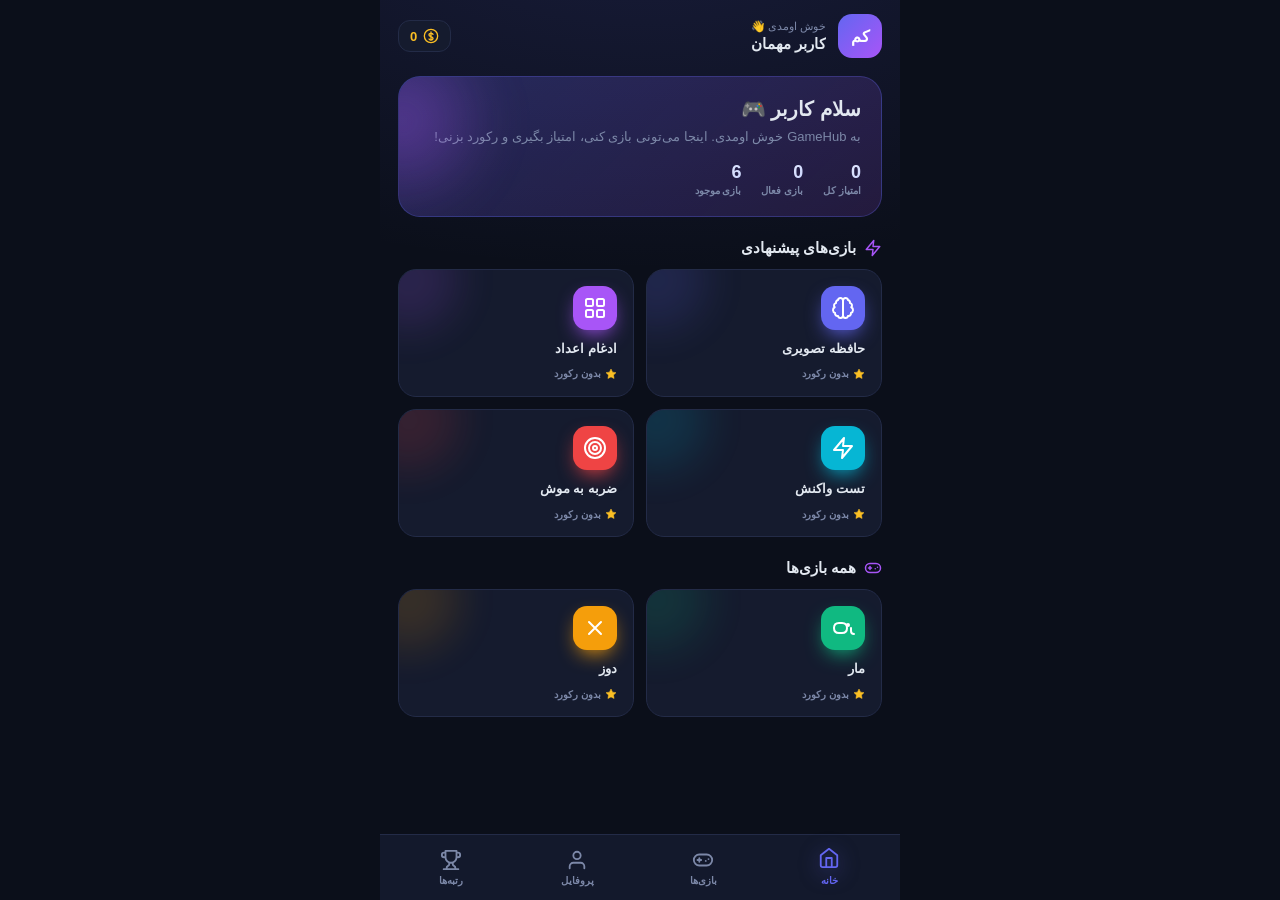
<file: g.html>
<!DOCTYPE html>
<html lang="fa" dir="rtl">
<head>
<meta charset="UTF-8">
<meta name="viewport" content="width=device-width,initial-scale=1,maximum-scale=1,user-scalable=no,viewport-fit=cover">
<meta name="theme-color" content="#0b0f1a">
<title>GameHub</title>
<script src="https://telegram.org/js/telegram-web-app.js"></script>
<style>
:root{
  --bg:#0b0f1a; --card:#151b2e; --card2:#1c2340; --line:#232b47;
  --a1:#6366f1; --a2:#a855f7; --a3:#06b6d4; --ok:#10b981; --no:#ef4444;
  --tx:#e2e8f0; --mut:#7c88a8; --grad:linear-gradient(135deg,#6366f1,#a855f7);
}
*{margin:0;padding:0;box-sizing:border-box;-webkit-tap-highlight-color:transparent;
  font-family:-apple-system,BlinkMacSystemFont,"Segoe UI",Tahoma,sans-serif}
html,body{height:100%;overflow:hidden;background:var(--bg);color:var(--tx)}
body{overscroll-behavior:none;user-select:none}
#app{display:flex;flex-direction:column;height:100vh;height:100dvh;max-width:520px;margin:0 auto;
  background:radial-gradient(1200px 600px at 50% -10%,rgba(99,102,241,.15),transparent 60%),var(--bg);position:relative}

/* ===== Header ===== */
#header{padding:14px 18px 10px;display:flex;align-items:center;gap:12px;flex-shrink:0}
.avatar{width:44px;height:44px;border-radius:14px;background:var(--grad);display:flex;align-items:center;
  justify-content:center;font-weight:700;font-size:16px;color:#fff;overflow:hidden;flex-shrink:0;position:relative}
.avatar img{width:100%;height:100%;object-fit:cover}
.hinfo{flex:1;min-width:0}
.hinfo .hi{font-size:11px;color:var(--mut);margin-bottom:2px}
.hinfo .hn{font-size:15px;font-weight:700;white-space:nowrap;overflow:hidden;text-overflow:ellipsis}
.hcoin{display:flex;align-items:center;gap:6px;background:var(--card);border:1px solid var(--line);
  padding:7px 11px;border-radius:12px;font-size:13px;font-weight:700;color:#fbbf24}
.hcoin svg{width:16px;height:16px}

/* ===== Main ===== */
#main{flex:1;overflow-y:auto;overflow-x:hidden;padding:8px 18px 96px;-webkit-overflow-scrolling:touch}
#main::-webkit-scrollbar{display:none}

/* ===== Bottom Nav ===== */
#nav{position:absolute;bottom:0;left:0;right:0;display:flex;justify-content:space-around;
  background:rgba(21,27,46,.92);backdrop-filter:blur(20px);border-top:1px solid var(--line);
  padding:10px 8px calc(10px + env(safe-area-inset-bottom));z-index:50}
.navb{flex:1;display:flex;flex-direction:column;align-items:center;gap:4px;background:none;border:0;
  color:var(--mut);font-size:10px;font-weight:600;cursor:pointer;padding:4px;transition:.2s;font-family:inherit}
.navb svg{width:22px;height:22px;transition:.2s}
.navb.on{color:var(--a1)}
.navb.on svg{transform:translateY(-2px);filter:drop-shadow(0 4px 10px rgba(99,102,241,.5))}

/* ===== Cards / Buttons ===== */
.card{background:var(--card);border:1px solid var(--line);border-radius:20px;padding:16px}
.btn{background:var(--grad);border:0;color:#fff;padding:14px 20px;border-radius:14px;font-weight:700;
  font-size:14px;cursor:pointer;width:100%;transition:.15s;font-family:inherit;display:flex;
  align-items:center;justify-content:center;gap:8px}
.btn:active{transform:scale(.97);filter:brightness(1.1)}
.btn svg{width:18px;height:18px}
.btn.ghost{background:var(--card2);border:1px solid var(--line)}

/* ===== Home ===== */
.hero{background:linear-gradient(135deg,rgba(99,102,241,.25),rgba(168,85,247,.15));
  border:1px solid rgba(99,102,241,.3);border-radius:22px;padding:20px;margin-bottom:18px;position:relative;overflow:hidden}
.hero::after{content:"";position:absolute;top:-40%;left:-20%;width:200px;height:200px;
  background:radial-gradient(circle,rgba(168,85,247,.4),transparent 70%);filter:blur(20px)}
.hero h2{font-size:20px;margin-bottom:6px;position:relative}
.hero p{font-size:13px;color:var(--mut);position:relative;line-height:1.6}
.hero .stats{display:flex;gap:20px;margin-top:14px;position:relative}
.hero .stat{display:flex;flex-direction:column;gap:2px}
.hero .stat b{font-size:18px;background:linear-gradient(135deg,#fff,#c7d2fe);-webkit-background-clip:text;
  -webkit-text-fill-color:transparent;background-clip:text}
.hero .stat span{font-size:10px;color:var(--mut);font-weight:600}

.sect-title{display:flex;align-items:center;gap:8px;margin:22px 0 12px;font-size:15px;font-weight:700}
.sect-title svg{width:18px;height:18px;color:var(--a2)}

.games{display:grid;grid-template-columns:1fr 1fr;gap:12px}
.gcard{background:var(--card);border:1px solid var(--line);border-radius:18px;padding:16px;
  cursor:pointer;transition:.2s;position:relative;overflow:hidden;display:flex;flex-direction:column;gap:10px}
.gcard:active{transform:scale(.96);border-color:var(--a1)}
.gcard::before{content:"";position:absolute;top:-40px;left:-40px;width:100px;height:100px;
  background:var(--gc,var(--a1));opacity:.15;border-radius:50%;filter:blur(20px);transition:.3s}
.gcard:active::before{opacity:.35;transform:scale(1.5)}
.gicon{width:44px;height:44px;border-radius:14px;background:var(--gc,var(--a1));display:flex;
  align-items:center;justify-content:center;color:#fff;position:relative;z-index:1;
  box-shadow:0 8px 20px -6px var(--gc,var(--a1))}
.gicon svg{width:24px;height:24px}
.gname{font-size:13px;font-weight:700;position:relative;z-index:1;line-height:1.4}
.gbest{font-size:10px;color:var(--mut);font-weight:600;position:relative;z-index:1;
  display:flex;align-items:center;gap:4px}
.gbest svg{width:12px;height:12px;color:#fbbf24}

/* ===== Game View ===== */
#gview{position:absolute;inset:0;background:var(--bg);z-index:100;display:none;flex-direction:column;
  max-width:520px;margin:0 auto;left:0;right:0}
#gview.open{display:flex}
.ghead{display:flex;align-items:center;gap:12px;padding:16px 18px 12px;flex-shrink:0}
.backbtn{width:38px;height:38px;border-radius:12px;background:var(--card);border:1px solid var(--line);
  display:flex;align-items:center;justify-content:center;color:var(--tx);cursor:pointer}
.backbtn svg{width:20px;height:20px}
.ghead h3{flex:1;font-size:16px}
.gscore{background:var(--card);border:1px solid var(--line);border-radius:12px;padding:8px 12px;
  font-size:13px;font-weight:700;display:flex;align-items:center;gap:6px}
.gscore svg{width:14px;height:14px;color:#fbbf24}
.gbody{flex:1;overflow-y:auto;padding:0 18px 24px;display:flex;flex-direction:column;align-items:center;justify-content:center}
.gbody::-webkit-scrollbar{display:none}

/* ===== Memory Game ===== */
.mgrid{display:grid;grid-template-columns:repeat(4,1fr);gap:10px;width:100%;max-width:360px;margin:0 auto}
.mcard{aspect-ratio:1;border-radius:14px;background:var(--card);border:1px solid var(--line);
  display:flex;align-items:center;justify-content:center;font-size:28px;cursor:pointer;
  transition:.3s;position:relative;transform-style:preserve-3d}
.mcard .face{position:absolute;inset:0;display:flex;align-items:center;justify-content:center;
  backface-visibility:hidden;border-radius:14px}
.mcard .back{background:linear-gradient(135deg,#1c2340,#2a3358);color:var(--mut)}
.mcard .back svg{width:24px;height:24px}
.mcard .front{background:var(--grad);transform:rotateY(180deg);color:#fff}
.mcard .front svg{width:32px;height:32px}
.mcard.flip{transform:rotateY(180deg)}
.mcard.done{opacity:.4;pointer-events:none}

/* ===== 2048 ===== */
.g2048{background:var(--card);border-radius:18px;padding:10px;display:grid;
  grid-template-columns:repeat(4,1fr);gap:8px;width:100%;max-width:340px}
.tile{aspect-ratio:1;border-radius:12px;background:var(--card2);display:flex;align-items:center;
  justify-content:center;font-weight:800;font-size:22px;transition:.15s;color:#fff}
.t2{background:#2e3652;color:#c7d2fe}.t4{background:#3a4470}.t8{background:#6366f1}
.t16{background:#7c3aed}.t32{background:#a855f7}.t64{background:#d946ef}
.t128{background:#ec4899;font-size:20px}.t256{background:#f43f5e;font-size:20px}
.t512{background:#f97316;font-size:20px}.t1024{background:#f59e0b;font-size:16px}
.t2048{background:linear-gradient(135deg,#fbbf24,#f59e0b);font-size:16px;
  box-shadow:0 0 20px rgba(251,191,36,.6)}

/* ===== Reaction ===== */
.reactBox{width:100%;max-width:340px;aspect-ratio:1;border-radius:22px;background:var(--card);
  border:1px solid var(--line);display:flex;flex-direction:column;align-items:center;justify-content:center;
  gap:12px;cursor:pointer;transition:.2s;text-align:center;padding:20px}
.reactBox.ready{background:linear-gradient(135deg,#ef4444,#dc2626);border-color:#ef4444}
.reactBox.go{background:linear-gradient(135deg,#10b981,#059669);border-color:#10b981;
  animation:pulse .4s}
@keyframes pulse{0%{transform:scale(1)}50%{transform:scale(1.03)}100%{transform:scale(1)}}
.reactBox svg{width:56px;height:56px;opacity:.9}
.reactBox h4{font-size:18px;font-weight:800}
.reactBox p{font-size:13px;opacity:.85;line-height:1.6}

/* ===== Whack ===== */
.wgrid{display:grid;grid-template-columns:repeat(3,1fr);gap:12px;width:100%;max-width:340px}
.hole{aspect-ratio:1;border-radius:50%;background:var(--card2);border:2px solid var(--line);
  display:flex;align-items:center;justify-content:center;cursor:pointer;position:relative;overflow:hidden;
  transition:.1s}
.hole::after{content:"";position:absolute;inset:0;border-radius:50%;
  background:radial-gradient(circle at 50% 100%,rgba(99,102,241,.3),transparent 70%)}
.mole{width:70%;height:70%;border-radius:50%;background:var(--grad);transform:scale(0);
  transition:transform .15s cubic-bezier(.34,1.56,.64,1);position:relative;z-index:1}
.hole.up .mole{transform:scale(1)}
.hole.hit .mole{background:linear-gradient(135deg,#ef4444,#f59e0b)}

/* ===== Snake ===== */
.snake-wrap{position:relative;width:100%;max-width:340px;aspect-ratio:1;border-radius:18px;
  background:var(--card);border:1px solid var(--line);overflow:hidden}
#snakeCanvas{width:100%;height:100%;display:block;image-rendering:pixelated}
.dpad{display:grid;grid-template-columns:repeat(3,64px);grid-template-rows:repeat(3,64px);
  gap:6px;margin-top:16px;justify-content:center}
.dbtn{background:var(--card2);border:1px solid var(--line);border-radius:14px;color:var(--tx);
  font-size:20px;cursor:pointer;display:flex;align-items:center;justify-content:center;
  font-family:inherit;transition:.1s}
.dbtn:active{background:var(--a1);border-color:var(--a1)}
.dbtn svg{width:22px;height:22px}
.dpad .sp{visibility:hidden}

/* ===== Tic Tac Toe ===== */
.ttt{display:grid;grid-template-columns:repeat(3,1fr);gap:10px;width:100%;max-width:320px}
.ttc{aspect-ratio:1;border-radius:16px;background:var(--card);border:1px solid var(--line);
  display:flex;align-items:center;justify-content:center;cursor:pointer;transition:.2s}
.ttc:active{transform:scale(.95)}
.ttc svg{width:60%;height:60%}
.ttc.x svg{color:var(--a1)}
.ttc.o svg{color:var(--a2)}
.ttc.win{background:rgba(16,185,129,.15);border-color:var(--ok)}

/* ===== Profile ===== */
.pcard{background:linear-gradient(160deg,var(--card),var(--card2));border:1px solid var(--line);
  border-radius:22px;padding:24px 20px;text-align:center;margin-bottom:18px;position:relative;overflow:hidden}
.pcard::before{content:"";position:absolute;top:-60px;left:50%;transform:translateX(-50%);
  width:180px;height:180px;background:radial-gradient(circle,rgba(99,102,241,.4),transparent 70%);filter:blur(30px)}
.pavatar{width:88px;height:88px;border-radius:28px;margin:0 auto 14px;background:var(--grad);
  display:flex;align-items:center;justify-content:center;font-size:32px;font-weight:800;color:#fff;
  overflow:hidden;position:relative;border:3px solid rgba(255,255,255,.1)}
.pavatar img{width:100%;height:100%;object-fit:cover}
.pcard h3{font-size:19px;margin-bottom:4px;position:relative}
.pcard .un{font-size:13px;color:var(--mut);margin-bottom:16px;position:relative}
.pstats{display:grid;grid-template-columns:repeat(3,1fr);gap:10px;position:relative}
.pstat{background:rgba(0,0,0,.25);border:1px solid rgba(255,255,255,.06);border-radius:14px;padding:12px 8px}
.pstat b{display:block;font-size:20px;background:linear-gradient(135deg,#fff,#c7d2fe);
  -webkit-background-clip:text;-webkit-text-fill-color:transparent;background-clip:text;margin-bottom:2px}
.pstat span{font-size:10px;color:var(--mut);font-weight:600}

.score-list{display:flex;flex-direction:column;gap:8px}
.sitem{display:flex;align-items:center;gap:12px;background:var(--card);border:1px solid var(--line);
  border-radius:16px;padding:12px 14px}
.sitem .sicon{width:40px;height:40px;border-radius:12px;background:var(--gc,var(--a1));color:#fff;
  display:flex;align-items:center;justify-content:center;flex-shrink:0}
.sitem .sicon svg{width:22px;height:22px}
.sitem .sinfo{flex:1;min-width:0}
.sitem .sinfo b{font-size:13px;display:block;margin-bottom:2px}
.sitem .sinfo span{font-size:11px;color:var(--mut)}
.sitem .sval{font-size:16px;font-weight:800;background:linear-gradient(135deg,#fbbf24,#f59e0b);
  -webkit-background-clip:text;-webkit-text-fill-color:transparent;background-clip:text}

.empty{text-align:center;padding:30px 20px;color:var(--mut);font-size:13px}
.empty svg{width:48px;height:48px;opacity:.3;margin-bottom:12px}

/* ===== Toast ===== */
#toast{position:fixed;bottom:110px;left:50%;transform:translateX(-50%) translateY(20px);
  background:var(--card2);border:1px solid var(--line);color:var(--tx);padding:12px 20px;
  border-radius:14px;font-size:13px;font-weight:600;opacity:0;transition:.3s;z-index:200;
  pointer-events:none;box-shadow:0 10px 30px rgba(0,0,0,.5);white-space:nowrap}
#toast.show{opacity:1;transform:translateX(-50%) translateY(0)}

/* ===== Modal ===== */
#modal{position:fixed;inset:0;background:rgba(0,0,0,.7);backdrop-filter:blur(6px);z-index:150;
  display:none;align-items:center;justify-content:center;padding:24px}
#modal.open{display:flex}
.mbox{background:var(--card);border:1px solid var(--line);border-radius:24px;padding:28px 22px;
  width:100%;max-width:340px;text-align:center;animation:pop .3s}
@keyframes pop{from{transform:scale(.9);opacity:0}to{transform:scale(1);opacity:1}}
.mbox .mico{width:70px;height:70px;border-radius:24px;background:var(--grad);margin:0 auto 16px;
  display:flex;align-items:center;justify-content:center;color:#fff}
.mbox .mico svg{width:38px;height:38px}
.mbox h3{font-size:20px;margin-bottom:8px}
.mbox p{font-size:13px;color:var(--mut);margin-bottom:20px;line-height:1.6}
.mbox .mbtns{display:flex;gap:10px}

.fade{animation:fade .3s}
@keyframes fade{from{opacity:0;transform:translateY(8px)}to{opacity:1;transform:translateY(0)}}
</style>
</head>
<body>
<div id="app">
  <header id="header"></header>
  <main id="main"></main>
  <nav id="nav"></nav>

  <div id="gview">
    <div class="ghead">
      <div class="backbtn" onclick="closeGame()">
        <svg viewBox="0 0 24 24" fill="none" stroke="currentColor" stroke-width="2.5" stroke-linecap="round" stroke-linejoin="round"><path d="M9 18l6-6-6-6"/></svg>
      </div>
      <h3 id="gtitle"></h3>
      <div class="gscore" id="gscore"></div>
    </div>
    <div class="gbody" id="gbody"></div>
  </div>
</div>

<div id="toast"></div>
<div id="modal" onclick="if(event.target===this)closeModal()">
  <div class="mbox" id="mbox"></div>
</div>

<script>
/* ============ Telegram ============ */
const tg = window.Telegram?.WebApp;
if (tg) { tg.ready(); tg.expand(); tg.setHeaderColor?.('#0b0f1a'); tg.setBackgroundColor?.('#0b0f1a'); tg.disableVerticalSwipes?.(); }

/* ============ Icons (SVG) ============ */
const I = {
  home:'<svg viewBox="0 0 24 24" fill="none" stroke="currentColor" stroke-width="2" stroke-linecap="round" stroke-linejoin="round"><path d="M3 9l9-7 9 7v11a2 2 0 01-2 2H5a2 2 0 01-2-2z"/><path d="M9 22V12h6v10"/></svg>',
  game:'<svg viewBox="0 0 24 24" fill="none" stroke="currentColor" stroke-width="2" stroke-linecap="round" stroke-linejoin="round"><line x1="6" y1="12" x2="10" y2="12"/><line x1="8" y1="10" x2="8" y2="14"/><line x1="15" y1="13" x2="15.01" y2="13"/><line x1="18" y1="11" x2="18.01" y2="11"/><rect x="2" y="6" width="20" height="12" rx="6"/></svg>',
  user:'<svg viewBox="0 0 24 24" fill="none" stroke="currentColor" stroke-width="2" stroke-linecap="round" stroke-linejoin="round"><path d="M20 21v-2a4 4 0 00-4-4H8a4 4 0 00-4 4v2"/><circle cx="12" cy="7" r="4"/></svg>',
  trophy:'<svg viewBox="0 0 24 24" fill="none" stroke="currentColor" stroke-width="2" stroke-linecap="round" stroke-linejoin="round"><path d="M6 9H4.5a2.5 2.5 0 010-5H6M18 9h1.5a2.5 2.5 0 000-5H18M4 22h16M10 14.66V17c0 .55-.47.98-.97 1.21C7.85 18.75 7 20.24 7 22M14 14.66V17c0 .55.47.98.97 1.21C16.15 18.75 17 20.24 17 22M18 2H6v7a6 6 0 1012 0V2z"/></svg>',
  coin:'<svg viewBox="0 0 24 24" fill="none" stroke="currentColor" stroke-width="2" stroke-linecap="round" stroke-linejoin="round"><circle cx="12" cy="12" r="10"/><path d="M12 6v12M15 9.5a3 3 0 00-3-1.5c-1.5 0-3 .9-3 2.5s1.5 2 3 2.5 3 1 3 2.5-1.5 2.5-3 2.5a3 3 0 01-3-1.5"/></svg>',
  brain:'<svg viewBox="0 0 24 24" fill="none" stroke="currentColor" stroke-width="2" stroke-linecap="round" stroke-linejoin="round"><path d="M9.5 2A2.5 2.5 0 0112 4.5v15a2.5 2.5 0 01-4.96.44 2.5 2.5 0 01-2.96-3.08 3 3 0 01-.34-5.58 2.5 2.5 0 011.32-4.24 2.5 2.5 0 011.98-3A2.5 2.5 0 019.5 2z"/><path d="M14.5 2A2.5 2.5 0 0012 4.5v15a2.5 2.5 0 004.96.44 2.5 2.5 0 002.96-3.08 3 3 0 00.34-5.58 2.5 2.5 0 00-1.32-4.24 2.5 2.5 0 00-1.98-3A2.5 2.5 0 0014.5 2z"/></svg>',
  grid:'<svg viewBox="0 0 24 24" fill="none" stroke="currentColor" stroke-width="2" stroke-linecap="round" stroke-linejoin="round"><rect x="3" y="3" width="7" height="7" rx="1.5"/><rect x="14" y="3" width="7" height="7" rx="1.5"/><rect x="3" y="14" width="7" height="7" rx="1.5"/><rect x="14" y="14" width="7" height="7" rx="1.5"/></svg>',
  zap:'<svg viewBox="0 0 24 24" fill="none" stroke="currentColor" stroke-width="2" stroke-linecap="round" stroke-linejoin="round"><polygon points="13 2 3 14 12 14 11 22 21 10 12 10 13 2"/></svg>',
  target:'<svg viewBox="0 0 24 24" fill="none" stroke="currentColor" stroke-width="2" stroke-linecap="round" stroke-linejoin="round"><circle cx="12" cy="12" r="10"/><circle cx="12" cy="12" r="6"/><circle cx="12" cy="12" r="2"/></svg>',
  snake:'<svg viewBox="0 0 24 24" fill="none" stroke="currentColor" stroke-width="2" stroke-linecap="round" stroke-linejoin="round"><path d="M3 12c0-3 2-5 5-5h3c3 0 5 2 5 5s-2 5-5 5H8c-3 0-5-2-5-5z"/><circle cx="17" cy="9" r="1" fill="currentColor"/><path d="M20 12v3a3 3 0 003 3"/></svg>',
  xo:'<svg viewBox="0 0 24 24" fill="none" stroke="currentColor" stroke-width="2" stroke-linecap="round" stroke-linejoin="round"><path d="M6 6l12 12M18 6L6 18"/></svg>',
  xoO:'<svg viewBox="0 0 24 24" fill="none" stroke="currentColor" stroke-width="2.5" stroke-linecap="round"><circle cx="12" cy="12" r="8"/></svg>',
  xoX:'<svg viewBox="0 0 24 24" fill="none" stroke="currentColor" stroke-width="2.5" stroke-linecap="round"><path d="M6 6l12 12M18 6L6 18"/></svg>',
  arrow:'<svg viewBox="0 0 24 24" fill="none" stroke="currentColor" stroke-width="2.5" stroke-linecap="round" stroke-linejoin="round"><path d="M5 12h14M12 5l7 7-7 7"/></svg>',
  up:'<svg viewBox="0 0 24 24" fill="none" stroke="currentColor" stroke-width="2.5" stroke-linecap="round" stroke-linejoin="round"><path d="M12 19V5M5 12l7-7 7 7"/></svg>',
  down:'<svg viewBox="0 0 24 24" fill="none" stroke="currentColor" stroke-width="2.5" stroke-linecap="round" stroke-linejoin="round"><path d="M12 5v14M19 12l-7 7-7-7"/></svg>',
  left:'<svg viewBox="0 0 24 24" fill="none" stroke="currentColor" stroke-width="2.5" stroke-linecap="round" stroke-linejoin="round"><path d="M19 12H5M12 19l-7-7 7-7"/></svg>',
  right:'<svg viewBox="0 0 24 24" fill="none" stroke="currentColor" stroke-width="2.5" stroke-linecap="round" stroke-linejoin="round"><path d="M5 12h14M12 5l7 7-7 7"/></svg>',
  star:'<svg viewBox="0 0 24 24" fill="currentColor" stroke="currentColor" stroke-width="1" stroke-linejoin="round"><polygon points="12 2 15.09 8.26 22 9.27 17 14.14 18.18 21.02 12 17.77 5.82 21.02 7 14.14 2 9.27 8.91 8.26 12 2"/></svg>',
  medal:'<svg viewBox="0 0 24 24" fill="none" stroke="currentColor" stroke-width="2" stroke-linecap="round" stroke-linejoin="round"><circle cx="12" cy="15" r="6"/><path d="M9 9L7 2h10l-2 7M12 12l.9 1.8 2 .3-1.45 1.4.35 2-1.8-.95L10.2 17.5l.35-2L9.1 14.1l2-.3z"/></svg>',
  empty:'<svg viewBox="0 0 24 24" fill="none" stroke="currentColor" stroke-width="1.5" stroke-linecap="round" stroke-linejoin="round"><circle cx="12" cy="12" r="10"/><path d="M8 15s1.5 2 4 2 4-2 4-2M9 9h.01M15 9h.01"/></svg>',
  play:'<svg viewBox="0 0 24 24" fill="currentColor"><path d="M6 4l14 8-14 8z"/></svg>',
  refresh:'<svg viewBox="0 0 24 24" fill="none" stroke="currentColor" stroke-width="2" stroke-linecap="round" stroke-linejoin="round"><path d="M23 4v6h-6M1 20v-6h6"/><path d="M3.51 9a9 9 0 0114.85-3.36L23 10M1 14l4.64 4.36A9 9 0 0020.49 15"/></svg>',
  mouse:'<svg viewBox="0 0 24 24" fill="none" stroke="currentColor" stroke-width="2" stroke-linecap="round" stroke-linejoin="round"><path d="M12 2a7 7 0 017 7v6a7 7 0 11-14 0V9a7 7 0 017-7z"/><path d="M12 2v7"/></svg>'
};

/* ============ State ============ */
const State = {
  user:{ id:'guest', name:'کاربر مهمان', username:'', photo:null },
  scores: JSON.parse(localStorage.getItem('gh_scores')||'{}'),
  screen:'home',
  game:null,
  gState:null
};
function saveScores(){ localStorage.setItem('gh_scores', JSON.stringify(State.scores)); }
function setScore(gid,val){
  const cur = State.scores[gid]||0;
  if(val>cur){ State.scores[gid]=val; saveScores(); return true; }
  return false;
}
function getScore(gid){ return State.scores[gid]||0; }

/* ============ Games Metadata ============ */
const GAMES = [
  { id:'memory', name:'حافظه تصویری', desc:'کارت‌های جفت را پیدا کن', icon:I.brain, color:'#6366f1', unit:'حرکت' },
  { id:'g2048', name:'ادغام اعداد', desc:'به ۲۰۴۸ برس', icon:I.grid, color:'#a855f7', unit:'امتیاز' },
  { id:'react', name:'تست واکنش', desc:'سرعتت رو بسنج', icon:I.zap, color:'#06b6d4', unit:'ms' },
  { id:'whack', name:'ضربه به موش', desc:'سریع بزن!', icon:I.target, color:'#ef4444', unit:'امتیاز' },
  { id:'snake', name:'مار', desc:'سیب بخور بزرگ شو', icon:I.snake, color:'#10b981', unit:'امتیاز' },
  { id:'ttt', name:'دوز', desc:'با هوش مصنوعی بازی کن', icon:I.xo, color:'#f59e0b', unit:'برد' }
];
const GMAP = Object.fromEntries(GAMES.map(g=>[g.id,g]));

/* ============ Utils ============ */
function toast(msg){ const t=document.getElementById('toast'); t.textContent=msg; t.classList.add('show');
  clearTimeout(t._t); t._t=setTimeout(()=>t.classList.remove('show'),1800); }
function tgHaptic(type='light'){ try{ tg?.HapticFeedback?.impactOccurred(type); }catch(e){} }
function tgNotify(type='success'){ try{ tg?.HapticFeedback?.notificationOccurred(type); }catch(e){} }

function openModal({icon=I.trophy,title,desc,btns}){
  document.getElementById('mbox').innerHTML = `
    <div class="mico">${icon}</div>
    <h3>${title}</h3>
    <p>${desc||''}</p>
    <div class="mbtns">${btns.map(b=>`<button class="btn ${b.ghost?'ghost':''}" onclick="${b.action}">${b.label}</button>`).join('')}</div>`;
  document.getElementById('modal').classList.add('open');
}
function closeModal(){ document.getElementById('modal').classList.remove('open'); }

/* ============ Header ============ */
function renderHeader(){
  const u = State.user;
  const initials = (u.name||'?').trim().split(' ').map(w=>w[0]).slice(0,2).join('').toUpperCase();
  const total = Object.values(State.scores).reduce((a,b)=>a+b,0);
  document.getElementById('header').innerHTML = `
    <div class="avatar">${u.photo?`<img src="${u.photo}" onerror="this.remove()">`:''}${!u.photo?initials:''}</div>
    <div class="hinfo">
      <div class="hi">خوش اومدی 👋</div>
      <div class="hn">${u.name}</div>
    </div>
    <div class="hcoin">${I.coin}<span>${total}</span></div>`;
}

/* ============ Nav ============ */
function renderNav(){
  const items = [
    {id:'home', name:'خانه', icon:I.home},
    {id:'games', name:'بازی‌ها', icon:I.game},
    {id:'profile', name:'پروفایل', icon:I.user},
    {id:'rank', name:'رتبه‌ها', icon:I.trophy}
  ];
  document.getElementById('nav').innerHTML = items.map(it=>`
    <button class="navb ${State.screen===it.id?'on':''}" onclick="go('${it.id}')">
      ${it.icon}<span>${it.name}</span>
    </button>`).join('');
}

/* ============ Router ============ */
function go(screen){
  State.screen = screen;
  renderHeader(); renderNav();
  const m = document.getElementById('main');
  m.classList.remove('fade'); void m.offsetWidth; m.classList.add('fade');
  m.scrollTop = 0;
  if(screen==='home') m.innerHTML = viewHome();
  else if(screen==='games') m.innerHTML = viewGames();
  else if(screen==='profile') m.innerHTML = viewProfile();
  else if(screen==='rank') m.innerHTML = viewRank();
}

/* ============ Views ============ */
function viewHome(){
  const total = Object.values(State.scores).reduce((a,b)=>a+b,0);
  const played = Object.keys(State.scores).length;
  return `
    <div class="hero">
      <h2>سلام ${State.user.name.split(' ')[0]} 🎮</h2>
      <p>به GameHub خوش اومدی. اینجا می‌تونی بازی کنی، امتیاز بگیری و رکورد بزنی!</p>
      <div class="stats">
        <div class="stat"><b>${total}</b><span>امتیاز کل</span></div>
        <div class="stat"><b>${played}</b><span>بازی فعال</span></div>
        <div class="stat"><b>${GAMES.length}</b><span>بازی موجود</span></div>
      </div>
    </div>
    <div class="sect-title">${I.zap} بازی‌های پیشنهادی</div>
    <div class="games">${GAMES.slice(0,4).map(gameCard).join('')}</div>
    <div class="sect-title">${I.game} همه بازی‌ها</div>
    <div class="games">${GAMES.slice(4).map(gameCard).join('')}</div>`;
}
function viewGames(){
  return `
    <div class="sect-title">${I.game} همه بازی‌ها</div>
    <div class="games">${GAMES.map(gameCard).join('')}</div>`;
}
function viewProfile(){
  const u = State.user;
  const initials = (u.name||'?').trim().split(' ').map(w=>w[0]).slice(0,2).join('').toUpperCase();
  const total = Object.values(State.scores).reduce((a,b)=>a+b,0);
  const played = Object.keys(State.scores).length;
  const rows = GAMES.filter(g=>State.scores[g.id]).map(g=>{
    const v = State.scores[g.id];
    return `<div class="sitem">
      <div class="sicon" style="--gc:${g.color}">${g.icon}</div>
      <div class="sinfo"><b>${g.name}</b><span>رکورد شما</span></div>
      <div class="sval">${v} <small style="font-size:10px;color:var(--mut);font-weight:600">${g.unit}</small></div>
    </div>`;
  }).join('');
  return `
    <div class="pcard">
      <div class="pavatar">${u.photo?`<img src="${u.photo}" onerror="this.remove()">`:''}${!u.photo?initials:''}</div>
      <h3>${u.name}</h3>
      <div class="un">${u.username?'@'+u.username:'کاربر تلگرام'}</div>
      <div class="pstats">
        <div class="pstat"><b>${total}</b><span>امتیاز کل</span></div>
        <div class="pstat"><b>${played}</b><span>بازی انجام‌شده</span></div>
        <div class="pstat"><b>${Object.keys(State.scores).length}</b><span>رکورد</span></div>
      </div>
    </div>
    <div class="sect-title">${I.medal} رکوردهای شما</div>
    ${rows?`<div class="score-list">${rows}</div>`:`<div class="empty">${I.empty}<div>هنوز بازی نکردی!</div></div>`}`;
}
function viewRank(){
  const sorted = [...GAMES].map(g=>({g,v:State.scores[g.id]||0}))
    .sort((a,b)=>b.v-a.v);
  return `
    <div class="sect-title">${I.trophy} برترین‌های شما</div>
    <div class="score-list">${sorted.map((x,i)=>`
      <div class="sitem">
        <div class="sicon" style="--gc:${x.g.color}">${i===0?I.trophy:x.g.icon}</div>
        <div class="sinfo"><b>${x.g.name}</b><span>رتبه ${i+1}</span></div>
        <div class="sval">${x.v}</div>
      </div>`).join('')}</div>`;
}
function gameCard(g){
  const best = State.scores[g.id]||0;
  return `<div class="gcard" style="--gc:${g.color}" onclick="startGame('${g.id}')">
    <div class="gicon">${g.icon}</div>
    <div class="gname">${g.name}</div>
    <div class="gbest">${I.star}<span>${best>0?best+' '+g.unit:'بدون رکورد'}</span></div>
  </div>`;
}

/* ============ Game View ============ */
function startGame(id){
  tgHaptic('medium');
  State.game = id;
  const g = GMAP[id];
  document.getElementById('gtitle').textContent = g.name;
  document.getElementById('gscore').innerHTML = `${I.star}<span id="scoreVal">0</span>`;
  document.getElementById('gbody').innerHTML = '';
  document.getElementById('gview').classList.add('open');
  // cleanup previous
  if(State.gState?.destroy) try{ State.gState.destroy(); }catch(e){}
  State.gState = {};
  // start
  ({memory:startMemory,g2048:start2048,react:startReact,whack:startWhack,snake:startSnake,ttt:startTTT})[id]();
}
function closeGame(){
  if(State.gState?.destroy) try{ State.gState.destroy(); }catch(e){}
  State.gState=null; State.game=null;
  document.getElementById('gview').classList.remove('open');
}
function setGameScore(v){ document.getElementById('scoreVal').textContent = v; }

/* ============ GAME 1: Memory ============ */
function startMemory(){
  const ICONS = [I.brain,I.zap,I.target,I.snake,I.grid,I.medal,I.coin,I.star];
  const deck = [...ICONS,...ICONS].sort(()=>Math.random()-.5);
  let flipped=[], matched=0, moves=0, lock=false;
  const body = document.getElementById('gbody');
  body.innerHTML = `<div class="mgrid" id="mgrid">${deck.map((ic,i)=>`
    <div class="mcard" data-i="${i}">
      <div class="face back">${I.grid}</div>
      <div class="face front">${ic}</div>
    </div>`).join('')}</div>`;
  setGameScore(0);
  const grid = document.getElementById('mgrid');
  grid.onclick = e=>{
    const c = e.target.closest('.mcard'); if(!c||lock) return;
    const i = +c.dataset.i;
    if(c.classList.contains('flip')||c.classList.contains('done')) return;
    c.classList.add('flip'); flipped.push({c,i});
    tgHaptic('light');
    if(flipped.length===2){
      lock=true; moves++;
      setGameScore(moves);
      const [a,b] = flipped;
      if(deck[a.i]===deck[b.i]){
        setTimeout(()=>{ a.c.classList.add('done'); b.c.classList.add('done');
          matched++; flipped=[]; lock=false; tgNotify('success');
          if(matched===ICONS.length){
            const newRec = setScore('memory', Math.max(0, 100 - moves*3));
            setTimeout(()=>{
              tgNotify('success');
              openModal({icon:I.trophy,title:'آفرین! 🎉',
                desc:`در ${moves} حرکت برنده شدی!${newRec?'\nرکورد جدید ثبت شد!':''}`,
                btns:[{label:'دوباره',action:'closeModal();startGame(\'memory\')'},{label:'خروج',ghost:1,action:'closeModal();closeGame()'}]});
            },400);
          }
        },300);
      } else {
        setTimeout(()=>{ a.c.classList.remove('flip'); b.c.classList.remove('flip');
          flipped=[]; lock=false; tgHaptic('soft'); },700);
      }
    }
  };
  State.gState = {};
}

/* ============ GAME 2: 2048 ============ */
function start2048(){
  let grid = Array(16).fill(0), score=0, over=false;
  const body = document.getElementById('gbody');
  body.innerHTML = `<div class="g2048" id="g2048"></div>
    <button class="btn ghost" style="margin-top:16px;max-width:340px" onclick="startGame('g2048')">${I.refresh} شروع دوباره</button>`;
  setGameScore(0);
  const el = document.getElementById('g2048');
  function addTile(){
    const empty = grid.map((v,i)=>v?null:i).filter(v=>v!==null);
    if(!empty.length) return;
    const i = empty[Math.floor(Math.random()*empty.length)];
    grid[i] = Math.random()<.9?2:4;
  }
  function render(){
    el.innerHTML = grid.map(v=>`<div class="tile ${v?'t'+v:''}">${v||''}</div>`).join('');
    setGameScore(score);
  }
  function move(dir){ // 0=up,1=right,2=down,3=left
    if(over) return;
    const before = grid.join(',');
    for(let k=0;k<4;k++){
      const line = [];
      for(let i=0;i<4;i++){
        let r,c;
        if(dir===0){r=i;c=k} else if(dir===1){r=k;c=3-i}
        else if(dir===2){r=3-i;c=k} else {r=k;c=i}
        line.push(grid[r*4+c]);
      }
      const filtered = line.filter(v=>v);
      const merged = [];
      for(let i=0;i<filtered.length;i++){
        if(filtered[i]===filtered[i+1]){ merged.push(filtered[i]*2); score+=filtered[i]*2; i++; }
        else merged.push(filtered[i]);
      }
      while(merged.length<4) merged.push(0);
      for(let i=0;i<4;i++){
        let r,c;
        if(dir===0){r=i;c=k} else if(dir===1){r=k;c=3-i}
        else if(dir===2){r=3-i;c=k} else {r=k;c=i}
        grid[r*4+c] = merged[i];
      }
    }
    if(grid.join(',')!==before){ addTile(); render(); tgHaptic('light'); check(); }
  }
  function check(){
    if(grid.includes(2048)){ over=true; tgNotify('success');
      setScore('g2048',score);
      setTimeout(()=>openModal({icon:I.trophy,title:'بردی! 🏆',
        desc:`امتیاز نهایی: ${score}`,
        btns:[{label:'دوباره',action:'closeModal();startGame(\'g2048\')'},{label:'خروج',ghost:1,action:'closeModal();closeGame()'}]}),300);
      return;
    }
    if(grid.every(v=>v) && !canMove()){ over=true; tgNotify('warning');
      setScore('g2048',score);
      setTimeout(()=>openModal({icon:I.medal,title:'بازی تموم شد',
        desc:`امتیاز نهایی: ${score}`,
        btns:[{label:'دوباره',action:'closeModal();startGame(\'g2048\')'},{label:'خروج',ghost:1,action:'closeModal();closeGame()'}]}),300);
    } else setScore('g2048',score);
  }
  function canMove(){
    for(let i=0;i<16;i++){
      if(!grid[i]) return true;
      const r=Math.floor(i/4), c=i%4;
      if(c<3 && grid[i]===grid[i+1]) return true;
      if(r<3 && grid[i]===grid[i+4]) return true;
    }
    return false;
  }
  // keyboard
  function onKey(e){
    const map = {ArrowUp:0,ArrowRight:1,ArrowDown:2,ArrowLeft:3,w:0,d:1,s:2,a:3,W:0,D:1,S:2,A:3};
    if(map[e.key]!==undefined){ e.preventDefault(); move(map[e.key]); }
  }
  document.addEventListener('keydown', onKey);
  // touch swipe
  let sx=0,sy=0;
  function ts(e){ sx=e.touches[0].clientX; sy=e.touches[0].clientY; }
  function te(e){
    const dx = e.changedTouches[0].clientX - sx;
    const dy = e.changedTouches[0].clientY - sy;
    if(Math.abs(dx)<20 && Math.abs(dy)<20) return;
    if(Math.abs(dx)>Math.abs(dy)) move(dx>0?1:3);
    else move(dy>0?2:0);
  }
  el.addEventListener('touchstart', ts, {passive:true});
  el.addEventListener('touchend', te, {passive:true});
  // init
  addTile(); addTile(); render();
  State.gState = { destroy(){ document.removeEventListener('keydown', onKey); } };
}

/* ============ GAME 3: Reaction ============ */
function startReact(){
  let state='idle', start=0, times=[], best=null;
  const body = document.getElementById('gbody');
  function render(){
    const cfg = {
      idle:{cls:'',icon:I.zap,h:'آماده‌ای؟',p:'روی دکمه بزن تا شروع بشه'},
      wait:{cls:'ready',icon:I.target,h:'صبر کن...',p:'منتظر رنگ سبز باش'},
      go:{cls:'go',icon:I.zap,h:'بزن!',p:'هرچی سریع‌تر!'},
      done:{cls:'',icon:I.medal,h:`${best} ms`,p:'دوباره تلاش کن تا بهتر بشی'}
    }[state];
    body.innerHTML = `<div class="reactBox ${cfg.cls}" id="reactBox">
      ${cfg.icon}<h4>${cfg.h}</h4><p>${cfg.p}</p>
      ${times.length?`<p style="margin-top:8px;font-size:11px">آخرین‌ها: ${times.slice(-3).join(', ')} ms</p>`:''}
    </div>`;
    document.getElementById('reactBox').onclick = click;
  }
  let timer;
  function click(){
    tgHaptic('medium');
    if(state==='idle'||state==='done'){
      state='wait'; render();
      const delay = 1500 + Math.random()*2500;
      timer = setTimeout(()=>{ state='go'; start=performance.now(); render(); tgHaptic('heavy'); }, delay);
    } else if(state==='wait'){
      clearTimeout(timer); state='done'; render(); toast('زود زدی! 🙈');
    } else if(state==='go'){
      const t = Math.round(performance.now()-start);
      times.push(t);
      best = best===null?t:Math.min(best,t);
      state='done'; render();
      setScore('react', best);
      tgNotify('success');
    }
  }
  render();
  State.gState = { destroy(){ clearTimeout(timer); } };
}

/* ============ GAME 4: Whack ============ */
function startWhack(){
  let score=0, time=30, running=false, moleIdx=-1;
  let tick, spawn;
  const body = document.getElementById('gbody');
  body.innerHTML = `
    <div style="display:flex;justify-content:space-between;width:100%;max-width:340px;margin-bottom:14px">
      <div class="gscore" style="flex:0">${I.zap} زمان: <span id="whTime">30</span>s</div>
      <div class="gscore" style="flex:0">${I.star} امتیاز: <span id="whScore">0</span></div>
    </div>
    <div class="wgrid" id="wgrid">${Array(9).fill(0).map((_,i)=>`<div class="hole" data-i="${i}"><div class="mole"></div></div>`).join('')}</div>
    <button class="btn" style="margin-top:18px;max-width:340px" id="whStart">${I.play} شروع بازی</button>`;
  const grid = document.getElementById('wgrid');
  function spawnMole(){
    if(!running) return;
    grid.querySelectorAll('.hole').forEach(h=>h.classList.remove('up','hit'));
    moleIdx = Math.floor(Math.random()*9);
    grid.querySelector(`[data-i="${moleIdx}"]`).classList.add('up');
    spawn = setTimeout(spawnMole, 700 + Math.random()*500);
  }
  grid.onclick = e=>{
    const h = e.target.closest('.hole'); if(!h||!running) return;
    if(h.classList.contains('up') && !h.classList.contains('hit')){
      h.classList.add('hit'); score++; document.getElementById('whScore').textContent = score;
      tgHaptic('medium');
      setTimeout(()=>h.classList.remove('up','hit'),150);
    }
  };
  document.getElementById('whStart').onclick = ()=>{
    running = true; score = 0; time = 30;
    document.getElementById('whScore').textContent = 0;
    document.getElementById('whTime').textContent = 30;
    document.getElementById('whStart').style.display = 'none';
    spawnMole();
    tick = setInterval(()=>{
      time--; document.getElementById('whTime').textContent = time;
      if(time<=0){
        clearInterval(tick); clearTimeout(spawn); running = false;
        grid.querySelectorAll('.hole').forEach(h=>h.classList.remove('up','hit'));
        const newRec = setScore('whack', score);
        tgNotify('success');
        openModal({icon:I.trophy,title:'تموم شد!',
          desc:`امتیازت: ${score}${newRec?'\nرکورد جدید! 🎉':''}`,
          btns:[{label:'دوباره',action:'closeModal();startGame(\'whack\')'},{label:'خروج',ghost:1,action:'closeModal();closeGame()'}]});
      }
    },1000);
  };
  State.gState = { destroy(){ clearInterval(tick); clearTimeout(spawn); running=false; } };
}

/* ============ GAME 5: Snake ============ */
function startSnake(){
  const body = document.getElementById('gbody');
  body.innerHTML = `
    <div class="snake-wrap"><canvas id="snakeCanvas" width="320" height="320"></canvas></div>
    <div class="dpad">
      <div class="sp"></div>
      <button class="dbtn" data-d="0">${I.up}</button>
      <div class="sp"></div>
      <button class="dbtn" data-d="3">${I.left}</button>
      <div class="sp"></div>
      <button class="dbtn" data-d="1">${I.right}</button>
      <div class="sp"></div>
      <button class="dbtn" data-d="2">${I.down}</button>
      <div class="sp"></div>
    </div>`;
  const cv = document.getElementById('snakeCanvas');
  const ctx = cv.getContext('2d');
  const N = 16, S = cv.width/N;
  let snake = [{x:8,y:8}], dir = 1, food = rand(), score = 0, dead = false, tick;
  function rand(){ let p; do{ p={x:Math.floor(Math.random()*N),y:Math.floor(Math.random()*N)}; } while(snake.some(s=>s.x===p.x&&s.y===p.y)); return p; }
  function draw(){
    ctx.fillStyle = '#0b0f1a'; ctx.fillRect(0,0,cv.width,cv.height);
    // grid
    ctx.strokeStyle = 'rgba(255,255,255,.03)'; ctx.lineWidth = 1;
    for(let i=0;i<=N;i++){ ctx.beginPath(); ctx.moveTo(i*S,0); ctx.lineTo(i*S,cv.height); ctx.stroke();
      ctx.beginPath(); ctx.moveTo(0,i*S); ctx.lineTo(cv.width,i*S); ctx.stroke(); }
    // food
    ctx.fillStyle = '#ef4444';
    ctx.beginPath(); ctx.arc(food.x*S+S/2, food.y*S+S/2, S/2-2, 0, Math.PI*2); ctx.fill();
    // snake
    snake.forEach((s,i)=>{
      const grd = ctx.createLinearGradient(s.x*S,s.y*S,(s.x+1)*S,(s.y+1)*S);
      if(i===0){ grd.addColorStop(0,'#a855f7'); grd.addColorStop(1,'#6366f1'); }
      else { grd.addColorStop(0,'#6366f1'); grd.addColorStop(1,'#3b82f6'); }
      ctx.fillStyle = grd;
      ctx.beginPath(); ctx.roundRect(s.x*S+1, s.y*S+1, S-2, S-2, 5); ctx.fill();
    });
    setGameScore(score);
  }
  function step(){
    if(dead) return;
    const h = {...snake[0]};
    if(dir===0) h.y--; else if(dir===1) h.x++; else if(dir===2) h.y++; else h.x--;
    if(h.x<0||h.y<0||h.x>=N||h.y>=N||snake.some(s=>s.x===h.x&&s.y===h.y)){
      dead = true; clearInterval(tick); tgNotify('error');
      const newRec = setScore('snake', score);
      openModal({icon:I.medal,title:'باختی!',
        desc:`امتیاز: ${score}${newRec?'\nرکورد جدید! 🎉':''}`,
        btns:[{label:'دوباره',action:'closeModal();startGame(\'snake\')'},{label:'خروج',ghost:1,action:'closeModal();closeGame()'}]});
      return;
    }
    snake.unshift(h);
    if(h.x===food.x&&h.y===food.y){ score++; food = rand(); tgHaptic('light'); }
    else snake.pop();
    draw();
  }
  function setDir(d){
    if((dir===0&&d===2)||(dir===2&&d===0)||(dir===1&&d===3)||(dir===3&&d===1)) return;
    dir = d; tgHaptic('light');
  }
  document.querySelectorAll('.dbtn').forEach(b=>{ b.onclick = ()=>setDir(+b.dataset.d); });
  function onKey(e){
    const m = {ArrowUp:0,ArrowRight:1,ArrowDown:2,ArrowLeft:3,w:0,d:1,s:2,a:3,W:0,D:1,S:2,A:3};
    if(m[e.key]!==undefined){ e.preventDefault(); setDir(m[e.key]); }
  }
  document.addEventListener('keydown', onKey);
  // swipe
  let sx=0,sy=0;
  cv.addEventListener('touchstart', e=>{ sx=e.touches[0].clientX; sy=e.touches[0].clientY; },{passive:true});
  cv.addEventListener('touchend', e=>{
    const dx=e.changedTouches[0].clientX-sx, dy=e.changedTouches[0].clientY-sy;
    if(Math.abs(dx)<20&&Math.abs(dy)<20) return;
    if(Math.abs(dx)>Math.abs(dy)) setDir(dx>0?1:3); else setDir(dy>0?2:0);
  },{passive:true});
  draw();
  tick = setInterval(step, 160);
  State.gState = { destroy(){ clearInterval(tick); document.removeEventListener('keydown', onKey); } };
}

/* ============ GAME 6: Tic Tac Toe ============ */
function startTTT(){
  let board = Array(9).fill(''), done = false, wins = 0;
  const body = document.getElementById('gbody');
  body.innerHTML = `<div class="ttt" id="ttt">${Array(9).fill(0).map((_,i)=>`<div class="ttc" data-i="${i}"></div>`).join('')}</div>
    <button class="btn ghost" style="margin-top:18px;max-width:320px" onclick="startGame('ttt')">${I.refresh} بازی جدید</button>`;
  setGameScore(wins);
  const el = document.getElementById('ttt');
  const LINES = [[0,1,2],[3,4,5],[6,7,8],[0,3,6],[1,4,7],[2,5,8],[0,4,8],[2,4,6]];
  function render(){
    el.querySelectorAll('.ttc').forEach((c,i)=>{
      c.className = 'ttc' + (board[i]?' '+board[i]:'');
      c.innerHTML = board[i]==='x'?I.xoX:board[i]==='o'?I.xoO:'';
    });
    setGameScore(wins);
  }
  function winner(b){
    for(const L of LINES){ const [a,c,d]=L; if(b[a]&&b[a]===b[c]&&b[a]===b[d]) return {p:b[a],line:L}; }
    return b.every(v=>v)?{p:'draw'}:null;
  }
  function aiMove(){
    const empty = board.map((v,i)=>v?null:i).filter(v=>v!==null);
    if(!empty.length) return;
    // try win
    for(const i of empty){ const b=[...board]; b[i]='o'; if(winner(b)?.p==='o'){ board[i]='o'; return; } }
    // block
    for(const i of empty){ const b=[...board]; b[i]='x'; if(winner(b)?.p==='x'){ board[i]='o'; return; } }
    // center
    if(!board[4]){ board[4]='o'; return; }
    // corner
    const corners = [0,2,6,8].filter(i=>!board[i]);
    if(corners.length){ board[corners[Math.floor(Math.random()*corners.length)]]='o'; return; }
    board[empty[Math.floor(Math.random()*empty.length)]]='o';
  }
  el.onclick = e=>{
    const c = e.target.closest('.ttc'); if(!c||done) return;
    const i = +c.dataset.i; if(board[i]) return;
    board[i]='x'; tgHaptic('light'); render();
    let w = winner(board);
    if(w) return end(w);
    setTimeout(()=>{
      aiMove(); render(); tgHaptic('light');
      w = winner(board); if(w) end(w);
    }, 350);
  };
  function end(w){
    done = true;
    if(w.p==='x'){ wins++; tgNotify('success');
      openModal({icon:I.trophy,title:'بردی! 🎉',desc:'تو از هوش مصنوعی بردی!',
        btns:[{label:'دوباره',action:'closeModal();startGame(\'ttt\')'},{label:'خروج',ghost:1,action:'closeModal();closeGame()'}]});
    } else if(w.p==='o'){ tgNotify('error');
      openModal({icon:I.medal,title:'باختی!',desc:'هوش مصنوعی برد. دوباره تلاش کن!',
        btns:[{label:'دوباره',action:'closeModal();startGame(\'ttt\')'},{label:'خروج',ghost:1,action:'closeModal();closeGame()'}]});
    } else { tgHaptic('medium');
      openModal({icon:I.target,title:'مساوی!',desc:'مساوی شدی با هوش مصنوعی',
        btns:[{label:'دوباره',action:'closeModal();startGame(\'ttt\')'},{label:'خروج',ghost:1,action:'closeModal();closeGame()'}]});
    }
  }
  render();
  State.gState = {};
}

/* ============ Init ============ */
function initUser(){
  const u = tg?.initDataUnsafe?.user;
  if(u){
    State.user = {
      id: u.id,
      name: [u.first_name, u.last_name].filter(Boolean).join(' ') || 'کاربر',
      username: u.username||'',
      photo: u.photo_url||null
    };
  }
}

window.addEventListener('load', ()=>{
  initUser();
  go('home');
});
</script>
</body>
</html>
</file>
